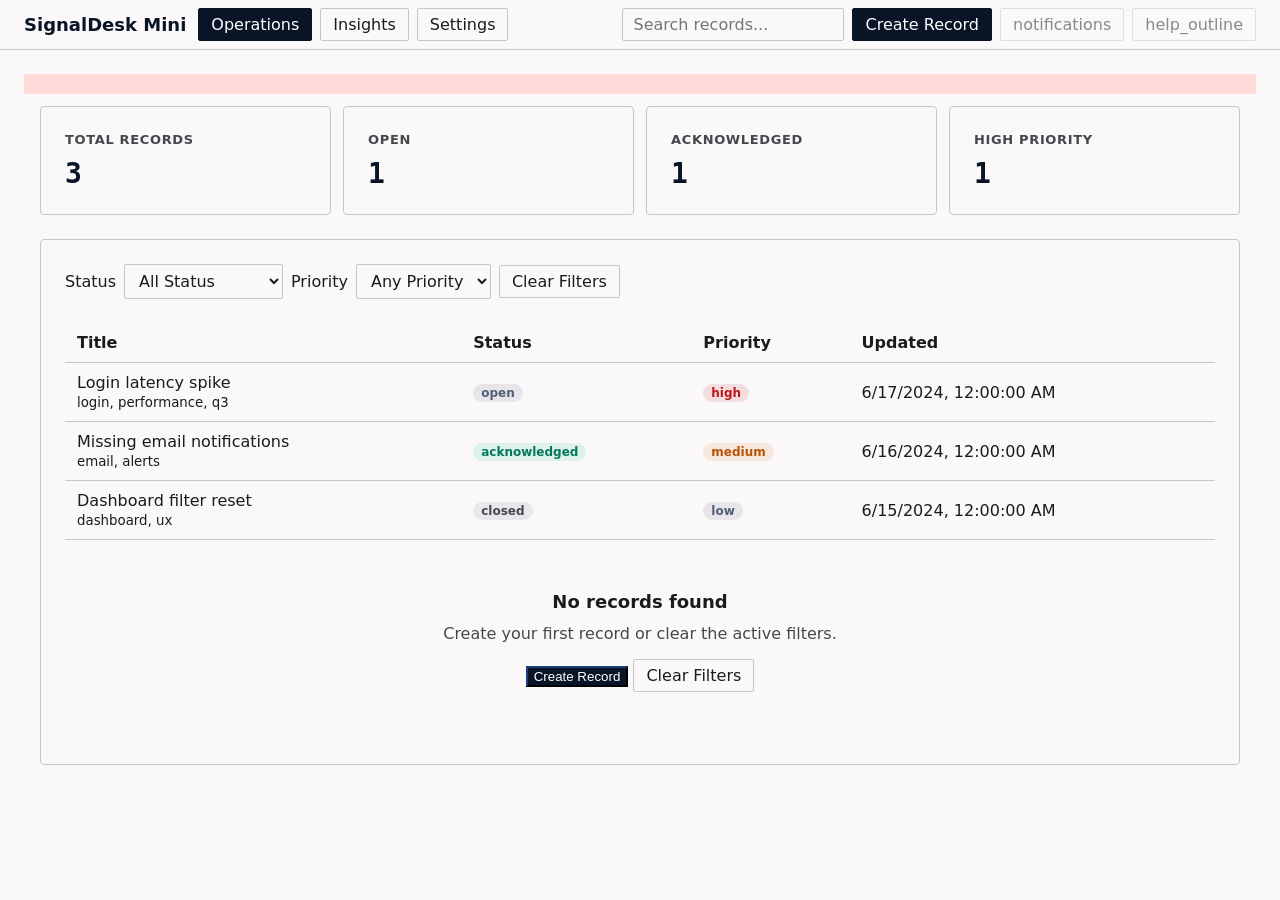
<file: index.html>
<!doctype html>
<html lang="en">
  <head>
    <meta charset="UTF-8" />
    <meta name="viewport" content="width=device-width, initial-scale=1.0" />
    <title>SignalDesk Mini</title>
    <link rel="stylesheet" href="assets/css/styles.css" />
  </head>
  <body>
    <main data-setfarm-root="baseline" data-testid="setfarm-app-root" class="app-shell relative h-screen w-full overflow-hidden">
      <header class="app-topbar">
        <div class="brand">SignalDesk Mini</div>
        <nav class="app-nav" aria-label="Primary">
          <button data-action-id="ACT_NAV_OPERATIONS" data-view="operations" class="active">Operations</button>
          <button data-action-id="ACT_NAV_INSIGHTS" data-view="insights">Insights</button>
          <button data-action-id="ACT_NAV_SETTINGS" data-view="settings">Settings</button>
        </nav>
        <div class="app-actions">
          <input type="search" data-action-id="ACT_SEARCH_RECORDS" placeholder="Search records..." aria-label="Search records" />
          <button data-action-id="ACT_CREATE_RECORD" class="primary">Create Record</button>
          <button data-action-id="ACT_NOTIFICATIONS" aria-label="Notifications" disabled class="disabled-action">notifications</button>
          <button data-action-id="ACT_HELP" aria-label="Help" disabled class="disabled-action">help_outline</button>
        </div>
      </header>

      <section class="app-stage">
        <div id="error-banner" class="error-banner hidden" role="alert"></div>

        <!-- Operations -->
        <section id="view-operations" class="view">
          <div class="summary-grid" aria-label="Status summary">
            <div class="summary-card">
              <h2>Total Records</h2>
              <div class="metric" data-metric="total">0</div>
            </div>
            <div class="summary-card">
              <h2>Open</h2>
              <div class="metric" data-metric="open">0</div>
            </div>
            <div class="summary-card">
              <h2>Acknowledged</h2>
              <div class="metric" data-metric="acknowledged">0</div>
            </div>
            <div class="summary-card">
              <h2>High Priority</h2>
              <div class="metric" data-metric="high">0</div>
            </div>
          </div>

          <div class="panel">
            <div class="filter-bar">
              <label for="filter-status">Status</label>
              <select id="filter-status" data-action-id="ACT_FILTER_STATUS">
                <option value="">All Status</option>
                <option value="open">Open</option>
                <option value="acknowledged">Acknowledged</option>
                <option value="closed">Closed</option>
              </select>
              <label for="filter-priority">Priority</label>
              <select id="filter-priority" data-action-id="ACT_FILTER_PRIORITY">
                <option value="">Any Priority</option>
                <option value="high">High</option>
                <option value="medium">Medium</option>
                <option value="low">Low</option>
              </select>
              <button data-action-id="ACT_CLEAR_FILTERS" class="action">Clear Filters</button>
            </div>
            <div id="record-list-container">
              <table class="record-table">
                <thead>
                  <tr>
                    <th>Title</th>
                    <th>Status</th>
                    <th>Priority</th>
                    <th>Updated</th>
                  </tr>
                </thead>
                <tbody id="record-list"></tbody>
              </table>
            </div>
            <div id="operations-empty" class="empty-state hidden">
              <h2>No records found</h2>
              <p>Create your first record or clear the active filters.</p>
              <button data-action-id="ACT_CREATE_RECORD" class="primary">Create Record</button>
              <button data-action-id="ACT_CLEAR_FILTERS" class="action">Clear Filters</button>
            </div>
          </div>
        </section>

        <!-- Record Editor -->
        <section id="view-editor" class="view hidden">
          <div class="panel">
            <h2 id="editor-title">Create Record</h2>
            <form class="editor-form" id="editor-form" onsubmit="return false;">
              <div class="form-row">
                <label for="edit-title">Title *</label>
                <input id="edit-title" type="text" data-edit="title" placeholder="Enter record title" required />
              </div>
              <div class="form-row">
                <label for="edit-details">Details</label>
                <textarea id="edit-details" data-edit="details" rows="4" placeholder="Enter details..."></textarea>
              </div>
              <div class="form-row">
                <label for="edit-status">Status</label>
                <select id="edit-status" data-edit="status">
                  <option value="open">Open</option>
                  <option value="acknowledged">Acknowledged</option>
                  <option value="closed">Closed</option>
                </select>
              </div>
              <div class="form-row">
                <span>Priority</span>
                <div class="radio-group">
                  <label><input type="radio" name="edit-priority" data-edit="priority" value="high" /> High</label>
                  <label><input type="radio" name="edit-priority" data-edit="priority" value="medium" /> Medium</label>
                  <label><input type="radio" name="edit-priority" data-edit="priority" value="low" /> Low</label>
                </div>
              </div>
              <div class="form-row">
                <label for="edit-tags">Tags</label>
                <input id="edit-tags" type="text" data-edit="tags" placeholder="e.g. urgent, frontend, Q3" />
              </div>
              <div class="form-actions">
                <button data-action-id="ACT_SAVE_RECORD" class="primary" type="submit">Save Record</button>
                <button data-action-id="ACT_CANCEL_EDIT" class="action" type="button">Cancel</button>
              </div>
            </form>
          </div>
        </section>

        <!-- Insights -->
        <section id="view-insights" class="view hidden">
          <div class="summary-grid" aria-label="Insight metrics">
            <div class="summary-card">
              <h2>Open Rate</h2>
              <div class="metric" data-metric="open-rate">0%</div>
            </div>
            <div class="summary-card">
              <h2>Avg Resolution</h2>
              <div class="metric" data-metric="avg-resolution">0h</div>
            </div>
          </div>
          <div class="panel">
            <div class="filter-bar">
              <label for="insight-filter">Filter Insights</label>
              <select id="insight-filter" data-action-id="ACT_FILTER_INSIGHTS">
                <option value="all">All Activity</option>
                <option value="recent">Recent Only</option>
                <option value="high">High Priority</option>
              </select>
              <button data-action-id="ACT_EXPORT_SUMMARY" class="action">Export Summary</button>
            </div>
            <h2>Recent Activity</h2>
            <ul id="activity-list" class="activity-list"></ul>
          </div>
        </section>

        <!-- Settings -->
        <section id="view-settings" class="view hidden">
          <div class="panel">
            <h2>Settings and Preferences</h2>
            <form class="editor-form" id="settings-form" onsubmit="return false;">
              <div class="form-row">
                <span>Density</span>
                <div class="radio-group">
                  <label><input type="radio" name="pref-density" data-pref="density" value="compact" /> Compact</label>
                  <label><input type="radio" name="pref-density" data-pref="density" value="comfortable" /> Comfortable</label>
                </div>
              </div>
              <div class="form-row">
                <span>Notifications</span>
                <div class="checkbox-group">
                  <label><input type="checkbox" data-pref="notifications" /> Enable notifications</label>
                </div>
              </div>
              <div class="form-row">
                <label for="pref-default-view">Default View</label>
                <select id="pref-default-view" data-pref="defaultView">
                  <option value="operations">Operations</option>
                  <option value="insights">Insights</option>
                  <option value="settings">Settings</option>
                </select>
              </div>
              <div class="form-actions">
                <button data-action-id="ACT_SAVE_PREFERENCES" class="primary" type="submit">Save Preferences</button>
                <button data-action-id="ACT_RESET_PREFERENCES" class="action" type="button">Reset to Defaults</button>
                <button data-action-id="ACT_CLEAR_DATA" class="action danger" type="button">Clear Data</button>
              </div>
            </form>
          </div>
        </section>

        <!-- Empty / Error Recovery -->
        <section id="view-recovery" class="view hidden">
          <div class="panel empty-state">
            <h2 id="recovery-title">Something went wrong</h2>
            <p id="recovery-message">Records could not be loaded.</p>
            <button data-action-id="ACT_RETRY_LOAD" class="primary">Retry Load</button>
            <button data-action-id="ACT_CREATE_RECORD" class="action">Create Record</button>
            <button data-action-id="ACT_CLEAR_FILTERS" class="action">Clear Filters</button>
          </div>
        </section>
      </section>
    </main>

    <script src="assets/js/signaldesk-mini.state.js" defer></script>
    <script src="assets/js/signaldesk-mini.storage.js" defer></script>
    <script src="assets/js/test-bridge.js" defer></script>
  </body>
</html>
</file>
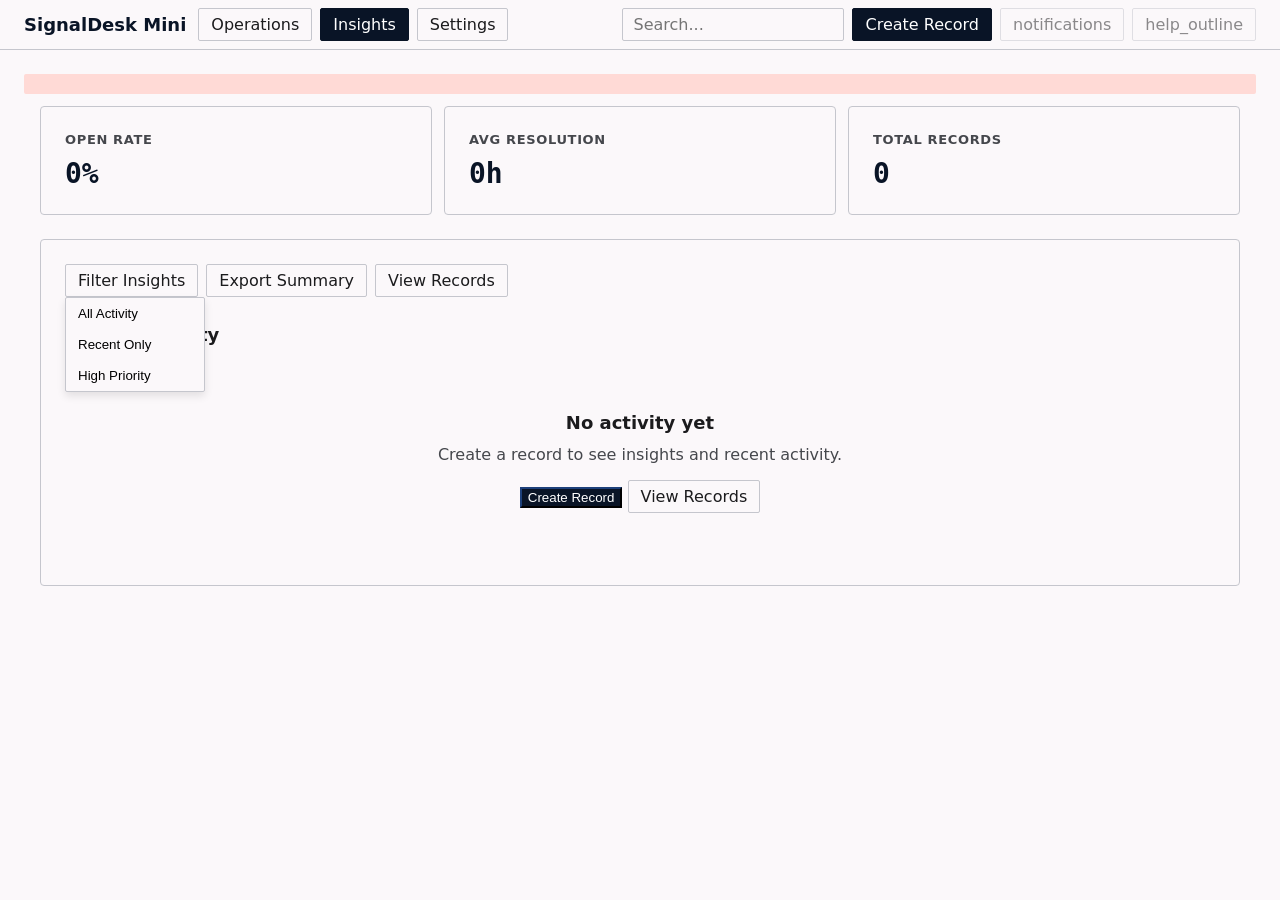
<file: insights-signaldesk-mini.html>
<!doctype html>
<html lang="en">
  <head>
    <meta charset="UTF-8" />
    <meta name="viewport" content="width=device-width, initial-scale=1.0" />
    <title>Insights - SignalDesk Mini</title>
    <link rel="stylesheet" href="assets/css/styles.css" />
  </head>
  <body>
    <main data-setfarm-root="insights" data-testid="setfarm-app-root" class="app-shell relative h-screen w-full overflow-hidden">
      <header class="app-topbar">
        <div class="brand">SignalDesk Mini</div>
        <nav class="app-nav" aria-label="Primary">
          <button type="button" onclick="window.location.href='index.html'">Operations</button>
          <button type="button" class="active" onclick="/* current view */">Insights</button>
          <button type="button" onclick="window.location.href='index.html#settings'">Settings</button>
        </nav>
        <div class="app-actions">
          <input type="search" placeholder="Search..." aria-label="Search records" disabled class="disabled-action" />
          <button type="button" onclick="window.location.href='index.html#editor'" class="primary">Create Record</button>
          <button type="button" aria-label="Notifications" disabled class="disabled-action">notifications</button>
          <button type="button" aria-label="Help" disabled class="disabled-action">help_outline</button>
        </div>
      </header>

      <section class="app-stage">
        <div id="error-banner" class="error-banner hidden" role="alert"></div>

        <!-- Insights -->
        <section id="view-insights" class="view">
          <div class="summary-grid" aria-label="Insight metrics">
            <div class="summary-card">
              <h2>Open Rate</h2>
              <div class="metric" data-metric="open-rate">0%</div>
            </div>
            <div class="summary-card">
              <h2>Avg Resolution</h2>
              <div class="metric" data-metric="avg-resolution">0h</div>
            </div>
            <div class="summary-card">
              <h2>Total Records</h2>
              <div class="metric" data-metric="total">0</div>
            </div>
          </div>

          <div class="panel">
            <div class="filter-bar">
              <div class="context-menu" style="position:relative;display:inline-block;">
                <button type="button" data-action-id="ACT_FILTER_INSIGHTS" onclick="actFilterInsights()" class="action">Filter Insights</button>
                <div id="insights-filter-menu" class="hidden" style="position:absolute;top:100%;left:0;z-index:10;background:var(--color-surface);border:1px solid var(--color-outline-variant);border-radius:var(--radius-DEFAULT);box-shadow:0 4px 8px rgba(0,0,0,0.1);min-width:140px;">
                  <button type="button" data-filter="all" onclick="actApplyInsightsFilter('all')" style="display:block;width:100%;text-align:left;background:none;border:none;padding:8px 12px;cursor:pointer;">All Activity</button>
                  <button type="button" data-filter="recent" onclick="actApplyInsightsFilter('recent')" style="display:block;width:100%;text-align:left;background:none;border:none;padding:8px 12px;cursor:pointer;">Recent Only</button>
                  <button type="button" data-filter="high" onclick="actApplyInsightsFilter('high')" style="display:block;width:100%;text-align:left;background:none;border:none;padding:8px 12px;cursor:pointer;">High Priority</button>
                </div>
              </div>
              <button type="button" data-action-id="ACT_EXPORT_SUMMARY" onclick="actExportSummary()" class="action">Export Summary</button>
              <button type="button" class="action" onclick="window.location.href='index.html'">View Records</button>
            </div>
            <h2>Recent Activity</h2>
            <ul id="activity-list" class="activity-list"></ul>
            <div id="insights-empty" class="empty-state hidden">
              <h2>No activity yet</h2>
              <p>Create a record to see insights and recent activity.</p>
              <button type="button" onclick="window.location.href='index.html#editor'" class="primary">Create Record</button>
              <button type="button" onclick="window.location.href='index.html'" class="action">View Records</button>
            </div>
          </div>
        </section>
      </section>
    </main>

    <script src="assets/js/us-003/act_filter_insights.js"></script>
    <script src="assets/js/us-003/act_export_summary.js"></script>
    <script>
      (function () {
        'use strict';

        const STORAGE_KEY = 'signaldesk-mini-state';

        function loadRecords() {
          try {
            const raw = localStorage.getItem(STORAGE_KEY);
            if (raw) {
              const data = JSON.parse(raw);
              if (Array.isArray(data.records)) return data.records;
            }
          } catch (err) {
            const banner = document.getElementById('error-banner');
            if (banner) {
              banner.textContent = 'Saved data is corrupted and could not be loaded.';
              banner.classList.remove('hidden');
            }
          }
          return [];
        }

        function escapeHtml(str) {
          return String(str).replace(/[&<>"']/g, function (m) {
            return ({ '&': '&amp;', '<': '&lt;', '>': '&gt;', '"': '&quot;', "'": '&#39;' }[m]);
          });
        }

        function formatTime(ts) {
          if (!ts) return '—';
          const d = new Date(ts);
          return isNaN(d.getTime()) ? '—' : d.toLocaleString();
        }

        function computeMetrics(records) {
          const total = records.length;
          const open = records.filter(function (r) { return r.status === 'open'; }).length;
          const openRate = total ? Math.round((open / total) * 100) : 0;
          const closed = records.filter(function (r) { return r.status === 'closed'; });
          const avgResolution = closed.length
            ? Math.round(closed.reduce(function (sum, r) { const diff = new Date(r.updatedAt) - new Date(r.createdAt); return sum + (isNaN(diff) ? 0 : diff); }, 0) / closed.length / 3600000)
            : 0;
          return { total: total, openRate: openRate, avgResolution: avgResolution };
        }

        function renderActivity(records, filter) {
          let activity = records.slice().sort(function (a, b) { const tA = new Date(a.updatedAt).getTime() || 0; const tB = new Date(b.updatedAt).getTime() || 0; return tB - tA; });
          if (filter === 'recent') {
            const oneDayAgo = Date.now() - 24 * 3600000;
            activity = activity.filter(function (r) { const t = new Date(r.updatedAt).getTime(); return !isNaN(t) && t >= oneDayAgo; });
          } else if (filter === 'high') {
            activity = activity.filter(function (r) { return r.priority === 'high'; });
          }

          const list = document.getElementById('activity-list');
          const empty = document.getElementById('insights-empty');
          if (!list) return;

          if (activity.length === 0) {
            list.innerHTML = '';
            if (empty) empty.classList.remove('hidden');
          } else {
            if (empty) empty.classList.add('hidden');
            list.innerHTML = activity.map(function (r) {
              return '<li data-record-id="' + escapeHtml(r.id) + '">' +
                '<strong>' + escapeHtml(r.title) + '</strong> — ' +
                escapeHtml(r.status) + ' (' + escapeHtml(r.priority) + ') at ' + formatTime(r.updatedAt) +
                ' <button type="button" class="action" disabled aria-label="More options">more_horiz</button>' +
                '</li>';
            }).join('');
          }
        }

        window.insightsState = { records: loadRecords(), filter: 'all' };

        window.renderInsightsMini = function (filter) {
          window.insightsState.filter = filter || 'all';
          const records = window.insightsState.records;
          const metrics = computeMetrics(records);

          const openRateEl = document.querySelector('[data-metric="open-rate"]');
          const avgResolutionEl = document.querySelector('[data-metric="avg-resolution"]');
          const totalEl = document.querySelector('[data-metric="total"]');
          if (openRateEl) openRateEl.textContent = metrics.openRate + '%';
          if (avgResolutionEl) avgResolutionEl.textContent = metrics.avgResolution + 'h';
          if (totalEl) totalEl.textContent = metrics.total;

          renderActivity(records, window.insightsState.filter);
        };

        document.addEventListener('DOMContentLoaded', function () {
          window.renderInsightsMini('all');
        });
      })();
    </script>
  </body>
</html>
</file>
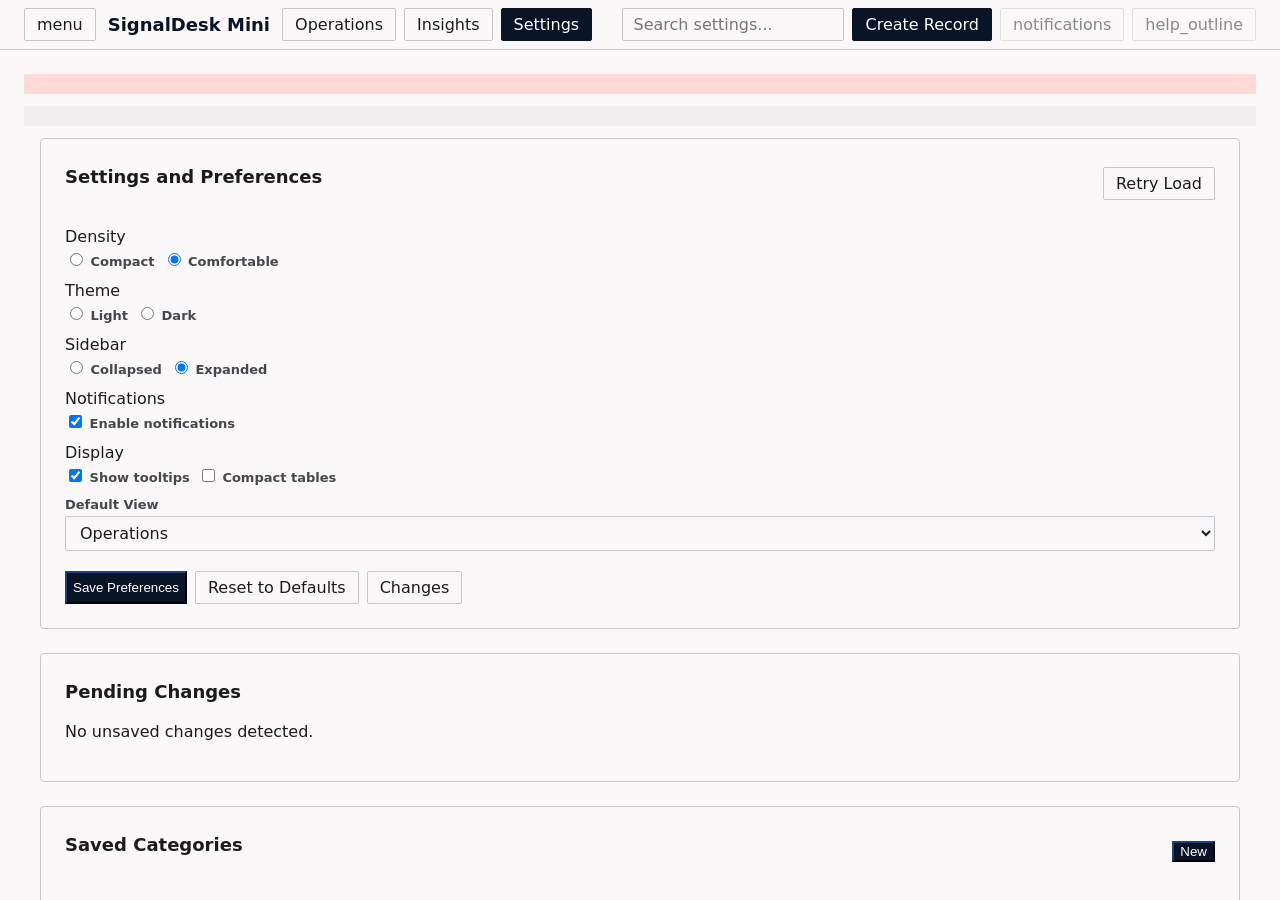
<file: settings-and-preferences-signaldesk-mini.html>
<!doctype html>
<html lang="en">
  <head>
    <meta charset="UTF-8" />
    <meta name="viewport" content="width=device-width, initial-scale=1.0" />
    <title>Settings and Preferences - SignalDesk Mini</title>
    <link rel="stylesheet" href="assets/css/styles.css" />
    <style>
      .feedback-banner {
        padding: 10px 12px;
        border-radius: var(--radius-DEFAULT);
        margin-bottom: var(--spacing-element-gap-md);
        background: var(--color-surface-container);
        color: var(--color-on-surface);
      }
      .feedback-banner.error-state {
        background: var(--color-error-container);
        color: var(--color-on-error-container);
      }
      .feedback-banner.success-state {
        background: var(--color-secondary-fixed, #d3e4fe);
        color: var(--color-on-secondary-fixed, #0b1c30);
      }
    </style>
  </head>
  <body>
    <main data-setfarm-root="settings" data-testid="setfarm-app-root" class="app-shell relative h-screen w-full overflow-hidden">
      <header class="app-topbar">
        <button type="button" data-action-id="ACT_CLICK_ACTION" aria-label="Menu" class="action" onclick="actMenuToggle()">menu</button>
        <div class="brand">SignalDesk Mini</div>
        <nav class="app-nav" aria-label="Primary">
          <button type="button" data-action-id="ACT_NAV_OPERATIONS" onclick="window.location.href='index.html'">Operations</button>
          <button type="button" data-action-id="ACT_NAV_INSIGHTS" onclick="window.location.href='insights-signaldesk-mini.html'">Insights</button>
          <button type="button" data-action-id="ACT_NAV_SETTINGS" class="active" onclick="/* current view */">Settings</button>
        </nav>
        <div class="app-actions">
          <input type="search" data-action-id="ACT_SEARCH_SETTINGS" placeholder="Search settings..." aria-label="Search settings" oninput="actFilterSettings(this.value)" />
          <button type="button" data-action-id="ACT_CREATE_RECORD" class="primary" onclick="window.location.href='index.html#editor'">Create Record</button>
          <button type="button" data-action-id="ACT_NOTIFICATIONS" aria-label="Notifications" disabled class="disabled-action">notifications</button>
          <button type="button" data-action-id="ACT_HELP" aria-label="Help" disabled class="disabled-action">help_outline</button>
        </div>
      </header>

      <section class="app-stage">
        <div id="error-banner" class="error-banner hidden" role="alert"></div>
        <div id="save-feedback" class="feedback-banner hidden" role="status"></div>

        <!-- Settings -->
        <section id="view-settings" class="view">
          <div class="panel">
            <div class="filter-bar" style="justify-content: space-between; flex-wrap: wrap;">
              <h2>Settings and Preferences</h2>
              <button type="button" data-action-id="ACT_RETRY_LOAD" class="action" onclick="actRetryLoad()">Retry Load</button>
            </div>

            <form class="editor-form" id="settings-form" onsubmit="actSavePreferences(); return false;">
              <div class="form-row">
                <span>Density</span>
                <div class="radio-group">
                  <label><input type="radio" name="pref-density" data-pref="density" value="compact" /> Compact</label>
                  <label><input type="radio" name="pref-density" data-pref="density" value="comfortable" checked /> Comfortable</label>
                </div>
              </div>

              <div class="form-row">
                <span>Theme</span>
                <div class="radio-group">
                  <label><input type="radio" name="pref-theme" data-pref="theme" value="light" /> Light</label>
                  <label><input type="radio" name="pref-theme" data-pref="theme" value="dark" /> Dark</label>
                </div>
              </div>

              <div class="form-row">
                <span>Sidebar</span>
                <div class="radio-group">
                  <label><input type="radio" name="pref-sidebar" data-pref="sidebar" value="collapsed" /> Collapsed</label>
                  <label><input type="radio" name="pref-sidebar" data-pref="sidebar" value="expanded" checked /> Expanded</label>
                </div>
              </div>

              <div class="form-row">
                <span>Notifications</span>
                <div class="checkbox-group">
                  <label><input type="checkbox" data-pref="notifications" checked /> Enable notifications</label>
                </div>
              </div>

              <div class="form-row">
                <span>Display</span>
                <div class="checkbox-group">
                  <label><input type="checkbox" data-pref="tooltips" checked /> Show tooltips</label>
                  <label><input type="checkbox" data-pref="compactTables" /> Compact tables</label>
                </div>
              </div>

              <div class="form-row">
                <label for="pref-default-view">Default View</label>
                <select id="pref-default-view" data-pref="defaultView">
                  <option value="operations">Operations</option>
                  <option value="insights">Insights</option>
                  <option value="settings">Settings</option>
                </select>
              </div>

              <div class="form-actions">
                <button type="submit" data-action-id="ACT_SAVE_PREFERENCES" class="primary">Save Preferences</button>
                <button type="button" data-action-id="ACT_RESET_PREFERENCES" class="action" onclick="actResetPreferences()">Reset to Defaults</button>
                <button type="button" data-action-id="ACT_VIEW_CHANGES" class="action" onclick="actToggleChanges()">Changes</button>
              </div>
            </form>
          </div>

          <div id="changes-panel" class="panel hidden">
            <h2>Pending Changes</h2>
            <p id="changes-summary">No unsaved changes detected.</p>
          </div>

          <div class="panel">
            <div class="filter-bar" style="justify-content: space-between;">
              <h2>Saved Categories</h2>
              <button type="button" data-action-id="ACT_SETTINGS_NEW" class="primary" onclick="actNewCategory()">New</button>
            </div>
            <table class="record-table" id="categories-table">
              <thead>
                <tr>
                  <th>Name</th>
                  <th>Actions</th>
                </tr>
              </thead>
              <tbody id="categories-body"></tbody>
            </table>
            <div id="categories-empty" class="empty-state hidden">
              <h2>No categories</h2>
              <p>Add a category to organize your filters.</p>
            </div>
          </div>

          <div class="panel">
            <button type="button" data-action-id="ACT_VIEW_CHANGELOG" class="action" onclick="actToggleChangelog()">View Changelog</button>
            <ul id="changelog-list" class="activity-list hidden" style="margin-top: 12px;">
              <li>Initial settings screen created.</li>
            </ul>
          </div>
        </section>
      </section>
    </main>

    <script src="assets/js/us-004/act_save_preferences.js"></script>
    <script src="assets/js/us-004/act_retry_load.js"></script>
    <script>
      (function () {
        'use strict';

        const STORAGE_KEY = 'signaldesk-mini-state';
        const defaultPreferences = {
          density: 'comfortable',
          sidebar: 'expanded',
          theme: 'system',
          notifications: true,
          tooltips: true,
          compactTables: false,
          defaultView: 'operations'
        };

        let categories = [
          { id: 'cat-1', name: 'Default' },
          { id: 'cat-2', name: 'High Priority' },
          { id: 'cat-3', name: 'Recent' }
        ];

        function loadSnapshot() {
          try {
            const raw = localStorage.getItem(STORAGE_KEY);
            if (raw) {
              const parsed = JSON.parse(raw);
              if (parsed && typeof parsed === 'object') {
                return parsed;
              }
            }
          } catch (err) {
            const banner = document.getElementById('error-banner');
            if (banner) {
              banner.textContent = 'Saved preferences could not be loaded.';
              banner.classList.remove('hidden');
            }
          }
          return {};
        }

        function getPreferences() {
          const snapshot = loadSnapshot();
          return Object.assign({}, defaultPreferences, snapshot.preferences || {});
        }

        function setInput(name, value) {
          document.querySelectorAll('[name="' + name + '"]').forEach(function (input) {
            input.checked = (input.value === String(value));
          });
        }

        function setCheckbox(selector, value) {
          const el = document.querySelector(selector);
          if (el) el.checked = !!value;
        }

        function renderPreferences() {
          const prefs = getPreferences();
          setInput('pref-density', prefs.density);
          setInput('pref-sidebar', prefs.sidebar);
          setInput('pref-theme', prefs.theme || 'system');
          setCheckbox('[data-pref="notifications"]', prefs.notifications);
          setCheckbox('[data-pref="tooltips"]', prefs.tooltips);
          setCheckbox('[data-pref="compactTables"]', prefs.compactTables);
          const viewSel = document.getElementById('pref-default-view');
          if (viewSel) viewSel.value = prefs.defaultView;
        }

        function renderCategories() {
          const body = document.getElementById('categories-body');
          const empty = document.getElementById('categories-empty');
          const table = document.getElementById('categories-table');
          if (!body) return;

          if (categories.length === 0) {
            body.innerHTML = '';
            if (table) table.classList.add('hidden');
            if (empty) empty.classList.remove('hidden');
            return;
          }

          if (table) table.classList.remove('hidden');
          if (empty) empty.classList.add('hidden');

          body.innerHTML = '';
          categories.forEach(function (cat) {
            const tr = document.createElement('tr');
            const tdName = document.createElement('td');
            tdName.textContent = cat.name;
            const tdActions = document.createElement('td');

            const editBtn = document.createElement('button');
            editBtn.type = 'button';
            editBtn.setAttribute('data-action-id', 'ACT_SETTINGS_EDIT');
            editBtn.className = 'action';
            editBtn.textContent = 'Edit';
            editBtn.onclick = function () { actEditCategory(cat.id); };

            const deleteBtn = document.createElement('button');
            deleteBtn.type = 'button';
            deleteBtn.setAttribute('data-action-id', 'ACT_SETTINGS_DELETE');
            deleteBtn.className = 'action danger';
            deleteBtn.textContent = 'Delete';
            deleteBtn.onclick = function () { actDeleteCategory(cat.id); };

            tdActions.appendChild(editBtn);
            tdActions.appendChild(document.createTextNode(' '));
            tdActions.appendChild(deleteBtn);
            tr.appendChild(tdName);
            tr.appendChild(tdActions);
            body.appendChild(tr);
          });
        }

        window.actMenuToggle = function () {
          const nav = document.querySelector('.app-nav');
          if (nav) nav.classList.toggle('hidden');
        };

        window.actFilterSettings = function (query) {
          const q = (query || '').toLowerCase();
          document.querySelectorAll('.panel').forEach(function (panel) {
            if (q === '') {
              panel.style.display = '';
              return;
            }
            const text = panel.textContent || '';
            panel.style.display = text.toLowerCase().includes(q) ? '' : 'none';
          });
        };

        window.actResetPreferences = function () {
          const snapshot = loadSnapshot();
          snapshot.preferences = Object.assign({}, defaultPreferences);
          try {
            localStorage.setItem(STORAGE_KEY, JSON.stringify(snapshot));
          } catch (err) {
            // ignore
          }
          renderPreferences();
          const feedback = document.getElementById('save-feedback');
          if (feedback) {
            feedback.textContent = 'Preferences reset to defaults.';
            feedback.classList.remove('hidden');
            setTimeout(function () { feedback.classList.add('hidden'); }, 3000);
          }
        };

        window.actToggleChanges = function () {
          const panel = document.getElementById('changes-panel');
          if (!panel) return;
          panel.classList.toggle('hidden');
          const summary = document.getElementById('changes-summary');
          if (summary && !panel.classList.contains('hidden')) {
            summary.textContent = 'Preferences will be saved when you click Save Preferences.';
          }
        };

        window.actToggleChangelog = function () {
          const list = document.getElementById('changelog-list');
          if (list) list.classList.toggle('hidden');
        };

        window.actNewCategory = function () {
          const name = window.prompt('Category name:');
          if (!name) return;
          categories.push({ id: 'cat-' + Date.now(), name: name });
          renderCategories();
        };

        window.actEditCategory = function (id) {
          const cat = categories.find(function (c) { return c.id === id; });
          if (!cat) return;
          const name = window.prompt('Rename category:', cat.name);
          if (name === null) return;
          cat.name = name || cat.name;
          renderCategories();
        };

        window.actDeleteCategory = function (id) {
          if (!window.confirm('Delete this category?')) return;
          categories = categories.filter(function (c) { return c.id !== id; });
          renderCategories();
        };

        document.addEventListener('preferences:saved', function () {
          const changes = document.getElementById('changes-panel');
          if (changes) changes.classList.add('hidden');
        });

        document.addEventListener('DOMContentLoaded', function () {
          renderPreferences();
          renderCategories();
        });
      })();
    </script>
  </body>
</html>
</file>
<file: assets/css/styles.css>
@import url('../../stitch/design-tokens.css');

:root {
  color-scheme: light;
  font-family: var(--font-body-md), ui-sans-serif, system-ui, -apple-system, BlinkMacSystemFont, "Segoe UI", sans-serif;
  background: var(--color-background);
  color: var(--color-on-background);
}

* {
  box-sizing: border-box;
}

body {
  margin: 0;
  min-width: 320px;
  min-height: 100vh;
  background: var(--color-background);
}

.app-shell {
  position: relative;
  height: 100vh;
  width: 100%;
  overflow: hidden;
  display: flex;
  flex-direction: column;
}

.app-topbar {
  flex: 0 0 auto;
  display: flex;
  align-items: center;
  gap: var(--spacing-element-gap-md);
  padding: var(--spacing-element-gap-sm) var(--spacing-container-padding);
  background: var(--color-surface);
  border-bottom: 1px solid var(--color-outline-variant);
}

.brand {
  font-family: var(--font-headline-md), ui-sans-serif, system-ui, sans-serif;
  font-weight: 600;
  font-size: 18px;
  line-height: 28px;
  color: var(--color-primary);
}

.app-nav {
  display: flex;
  gap: var(--spacing-element-gap-sm);
}

.app-nav button,
.app-actions button,
button.action {
  font: inherit;
  cursor: pointer;
  border: 1px solid var(--color-outline-variant);
  border-radius: var(--radius-DEFAULT);
  background: var(--color-surface);
  color: var(--color-on-surface);
  padding: 6px 12px;
}

.app-nav button.active,
button.primary {
  background: var(--color-primary);
  color: var(--color-on-primary);
  border-color: var(--color-primary);
}

button.action.danger {
  background: var(--color-error-container);
  color: var(--color-on-error-container);
  border-color: var(--color-error);
}

button:disabled,
button.disabled-action {
  opacity: 0.5;
  cursor: not-allowed;
}

.app-actions {
  margin-left: auto;
  display: flex;
  align-items: center;
  gap: var(--spacing-element-gap-sm);
}

.app-actions input[type="search"],
input[type="text"],
input[type="search"],
textarea,
select {
  font: inherit;
  border: 1px solid var(--color-outline-variant);
  border-radius: var(--radius-DEFAULT);
  padding: 6px 10px;
  background: var(--color-surface);
  color: var(--color-on-surface);
}

.app-stage {
  flex: 1 1 auto;
  overflow: auto;
  padding: var(--spacing-container-padding);
}

.view.hidden {
  display: none;
}

.view {
  max-width: 1200px;
  margin: 0 auto;
}

.summary-grid {
  display: grid;
  grid-template-columns: repeat(auto-fit, minmax(160px, 1fr));
  gap: var(--spacing-element-gap-md);
  margin-bottom: var(--spacing-container-padding);
}

.summary-card {
  background: var(--color-surface);
  border: 1px solid var(--color-outline-variant);
  border-radius: var(--radius-lg);
  padding: var(--spacing-container-padding);
}

.summary-card h2 {
  margin: 0 0 8px;
  font-family: var(--font-body-sm), ui-sans-serif, system-ui, sans-serif;
  font-size: 13px;
  font-weight: 600;
  line-height: 18px;
  color: var(--color-on-surface-variant);
  text-transform: uppercase;
  letter-spacing: 0.05em;
}

.summary-card .metric {
  font-family: var(--font-data-tabular), ui-monospace, monospace;
  font-size: 28px;
  font-weight: 600;
  color: var(--color-primary);
}

.panel {
  background: var(--color-surface);
  border: 1px solid var(--color-outline-variant);
  border-radius: var(--radius-lg);
  padding: var(--spacing-container-padding);
  margin-bottom: var(--spacing-container-padding);
}

.panel h2 {
  margin: 0 0 12px;
  font-family: var(--font-headline-md), ui-sans-serif, system-ui, sans-serif;
  font-size: 18px;
  font-weight: 600;
  line-height: 28px;
}

.filter-bar {
  display: flex;
  gap: var(--spacing-element-gap-sm);
  align-items: center;
  margin-bottom: var(--spacing-container-padding);
}

.record-table {
  width: 100%;
  border-collapse: collapse;
}

.record-table th,
.record-table td {
  text-align: left;
  padding: 10px 12px;
  border-bottom: 1px solid var(--color-outline-variant);
}

.record-table tbody tr:hover {
  background: var(--color-surface-container-low);
  cursor: pointer;
}

.badge {
  display: inline-block;
  padding: 2px 8px;
  border-radius: var(--radius-full);
  font-size: 12px;
  font-weight: 600;
}

.badge-open { background: rgba(80, 95, 118, 0.12); color: var(--color-secondary); }
.badge-acknowledged { background: rgba(16, 185, 129, 0.12); color: #047857; }
.badge-closed { background: rgba(148, 163, 184, 0.2); color: var(--color-on-surface-variant); }
.badge-high { background: rgba(186, 26, 26, 0.12); color: var(--color-error); }
.badge-medium { background: rgba(217, 119, 6, 0.12); color: #b45309; }
.badge-low { background: rgba(80, 95, 118, 0.12); color: var(--color-secondary); }

.editor-form {
  display: grid;
  gap: var(--spacing-element-gap-md);
}

.form-row {
  display: flex;
  flex-direction: column;
  gap: 4px;
}

.form-row label {
  font-weight: 600;
  font-size: 13px;
  color: var(--color-on-surface-variant);
}

.form-actions {
  display: flex;
  gap: var(--spacing-element-gap-sm);
  margin-top: 8px;
}

.empty-state {
  text-align: center;
  padding: 48px var(--spacing-container-padding);
}

.empty-state h2 {
  margin: 0 0 8px;
}

.empty-state p {
  margin: 0 0 16px;
  color: var(--color-on-surface-variant);
}

.error-banner {
  background: var(--color-error-container);
  color: var(--color-on-error-container);
  padding: 10px 12px;
  border-radius: var(--radius-DEFAULT);
  margin-bottom: var(--spacing-element-gap-md);
}

.radio-group,
.checkbox-group {
  display: flex;
  flex-wrap: wrap;
  gap: var(--spacing-element-gap-sm);
  align-items: center;
}

.activity-list {
  list-style: none;
  margin: 0;
  padding: 0;
}

.activity-list li {
  padding: 8px 0;
  border-bottom: 1px solid var(--color-outline-variant);
  font-size: 13px;
}
</file>
